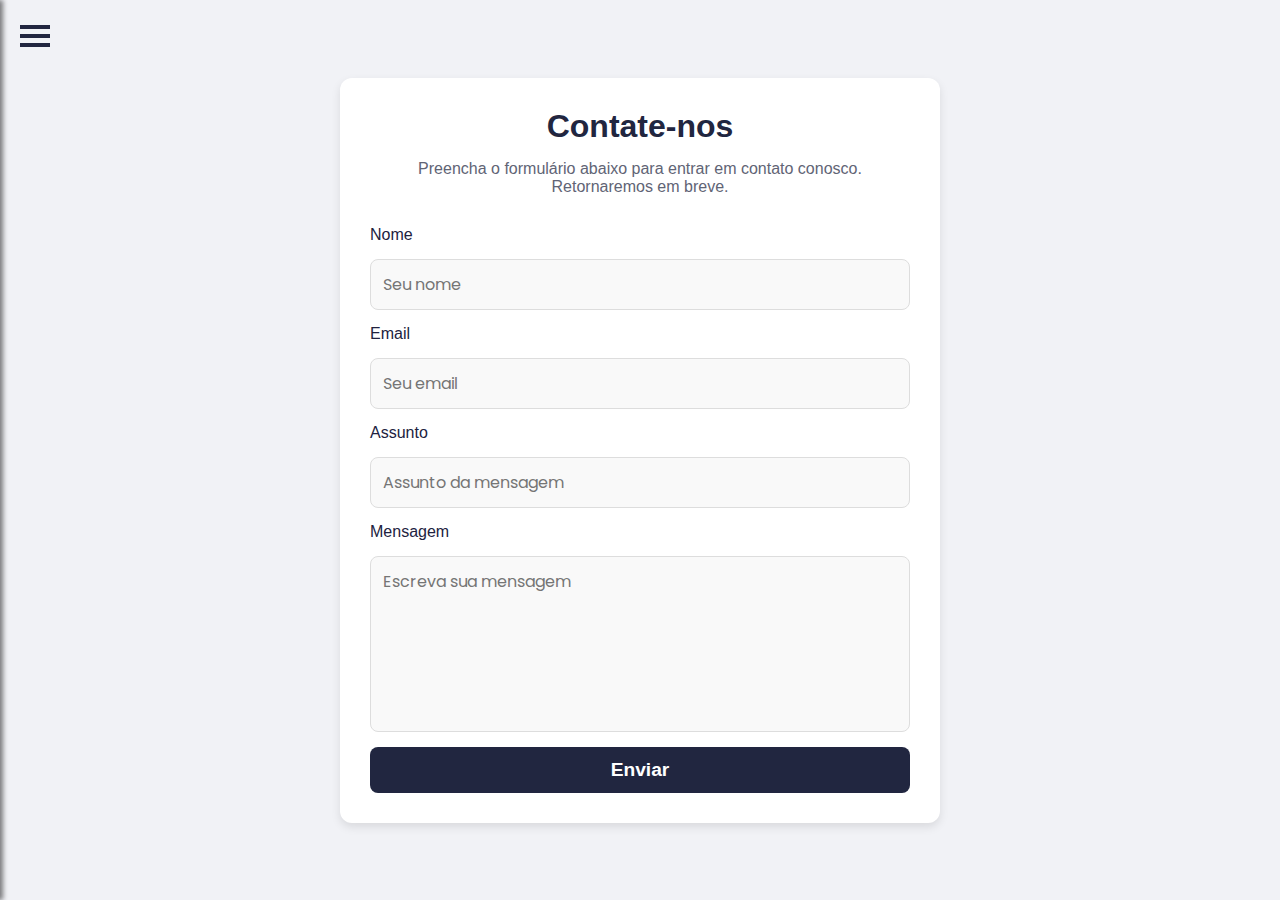
<file: contact.html>
<!DOCTYPE html>
<html lang="pt-BR">
  <head>
    <meta charset="UTF-8" />
    <meta name="viewport" content="width=device-width, initial-scale=1.0" />
    <title>Contate-nos</title>
    <link rel="stylesheet" href="./assets/css/contact.css" />
    <link rel="stylesheet" href="assets/css/hamburguer.css" />
    <link rel="icon" href="assets/img/iconfav.png" type="image/x-icon" />
  </head>
  <body>
    <!-- Botão Sanduíche -->
    <button class="hamburger" onclick="toggleSidebar()">
      <span></span>
      <span></span>
      <span></span>
    </button>

    <!-- Menu Lateral -->
    <div id="sidebar">
      <h2>Menu</h2>
      <ul>
        <li><a href="index.html">Home</a></li>
        <li><a href="oilInfo.html">Tabelas</a></li>
        <li><a href="contact.html">Contato</a></li>
      </ul>
      <div class="credits">
        <p>&copy; 2024 OilTrack</p>
        <p>Desenvolvido por Eduardo, Enrik, Guilherme e Victor</p>
      </div>
    </div>

    <div class="contact-container">
      <h1>Contate-nos</h1>
      <p>
        Preencha o formulário abaixo para entrar em contato conosco.
        Retornaremos em breve.
      </p>

      <form class="contact-form">
        <label for="name">Nome</label>
        <input
          type="text"
          id="name"
          name="name"
          placeholder="Seu nome"
          required
        />

        <label for="email">Email</label>
        <input
          type="email"
          id="email"
          name="email"
          placeholder="Seu email"
          required
        />

        <label for="subject">Assunto</label>
        <input
          type="text"
          id="subject"
          name="subject"
          placeholder="Assunto da mensagem"
          required
        />

        <label for="message">Mensagem</label>
        <textarea
          id="message"
          name="message"
          rows="6"
          placeholder="Escreva sua mensagem"
          required
        ></textarea>

        <button type="submit">Enviar</button>
      </form>
    </div>
  </body>
  <script>
    // Função para alternar a visibilidade do menu lateral
    function toggleSidebar() {
      const sidebar = document.getElementById("sidebar");
      const hamburger = document.querySelector(".hamburger");
      sidebar.classList.toggle("active");
      hamburger.classList.toggle("active");
    }
  </script>
</html>
</file>
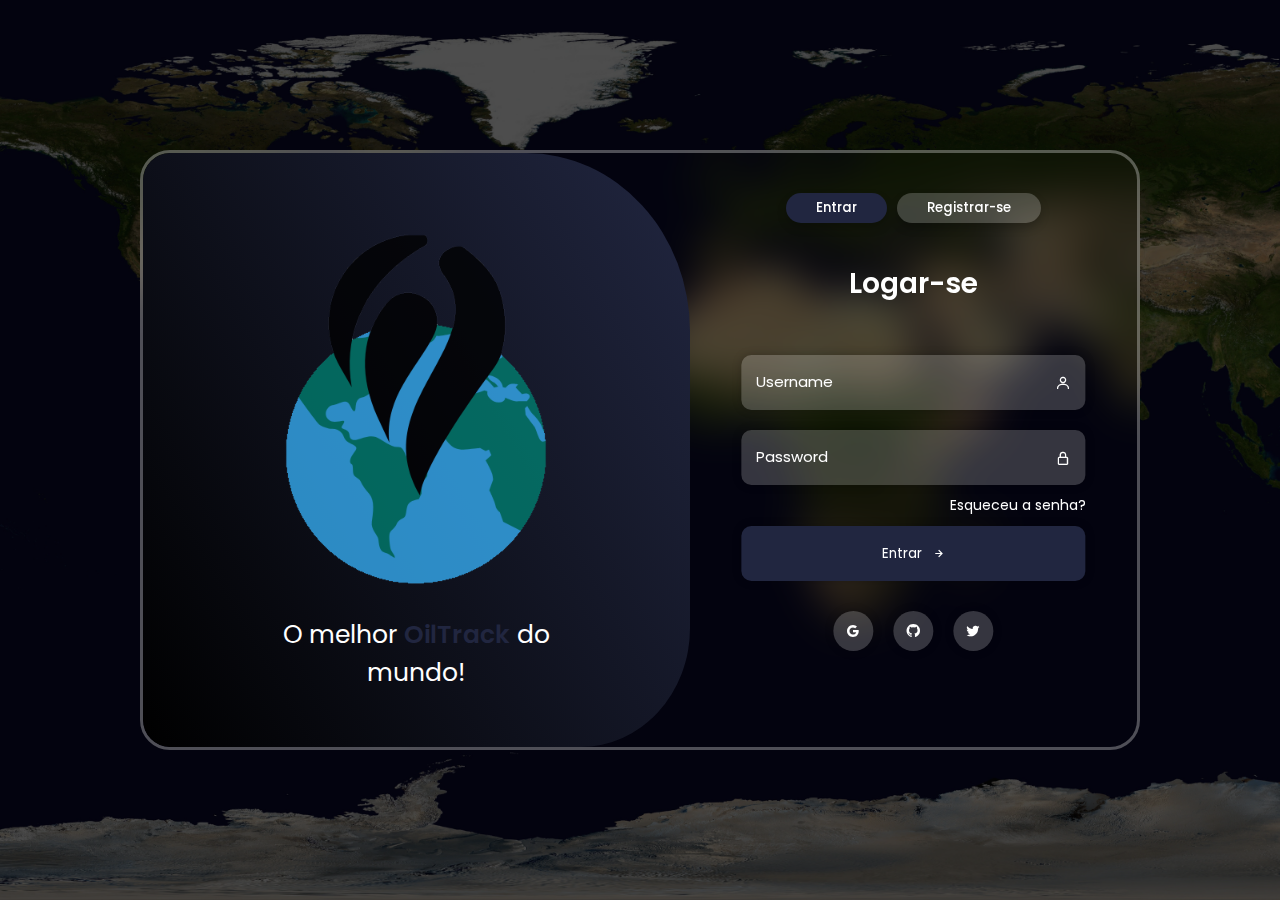
<file: login.html>
<!DOCTYPE html>
<html lang="en">
<head>
  <meta charset="UTF-8">
  <meta name="viewport" content="width=device-width, initial-scale=1.0">
  <title>Login</title>
  <link rel="stylesheet" href="assets/css/login.css" />
  <link rel="stylesheet" href="https://unpkg.com/boxicons@2.1.4/css/boxicons.min.css">
  <link rel="icon" href="assets/img/iconfav.png" type="image/x-icon">
</head>
<body>
  <div class="form-container">
    <div class="col col-1">
      <div class="image-layer"> 
        <img src="assets/img/icon.png" class="form-image-main" />
      </div>
      <p class="featured-words">O melhor <span>OilTrack</span> do mundo!</p>
    </div>
    <div class="col col-2">
      <div class="btn-box">
          <button class="btn btn-1" id="login">Entrar</button>
          <button class="btn btn-2" id="register">Registrar-se</button>
      </div>
        <!---- Login --->
        <div class="login-form">
          <div class="form-title">
            <span>Logar-se</span>
          </div>
          <div class="form-inputs">
            <div class="input-box">
              <input type="text" class="input-field" placeholder="Username" required>
              <i class="bx bx-user icon"></i>
            </div>
            <div class="input-box">
              <input type="password" class="input-field" placeholder="Password" required>
              <i class="bx bx-lock-alt icon"></i>
            </div>
            <div class="forgot-pass">
              <a href="#">Esqueceu a senha?</a>
            </div>
            <div class="input-box">
              <button class="input-submit">
                <span>Entrar</span>
                <i class="bx bx-right-arrow-alt"></i>
              </button>
            </div>
          </div>
          <div class="social-login">
            <i class="bx bxl-google"></i>
            <i class="bx bxl-github"></i>
            <i class="bx bxl-twitter"></i>
          </div>
        </div>

        <!---- Registro --->
        <div class="register-form">
          <div class="form-title">
            <span>Registrar-se</span>
          </div>
          <div class="form-inputs">
            <div class="input-box">
              <input type="text" class="input-field" placeholder="Email" required>
              <i class="bx bx-envelope icon"></i>
            </div>
            <div class="input-box">
              <input type="text" class="input-field" placeholder="Username" required>
              <i class="bx bx-user icon"></i>
            </div>
            <div class="input-box">
              <input type="password" class="input-field" placeholder="Password" required>
              <i class="bx bx-lock-alt icon"></i>
            </div>
            <div class="forgot-pass">
              <a href="#">Esqueceu a senha?</a>
            </div>
            <div class="input-box">
              <button class="input-submit">
                <span>Entrar</span>
                <i class="bx bx-right-arrow-alt"></i>
              </button>
            </div>
          </div>
          <div class="social-login">
            <i class="bx bxl-google"></i>
            <i class="bx bxl-github"></i>
            <i class="bx bxl-twitter"></i>
          </div>
        </div>
      </div>
    
    </div>
  </div>
  <script src="assets/js/login.js"></script>
  <script>
    const loginButton = document.querySelector('.login-form .input-submit');

    loginButton.addEventListener('click', function (event) {
      event.preventDefault(); 
      window.location.href = 'index.html'; 
    });
  </script>
</body>
</html>
</file>
<file: assets/css/contact.css>
@import url('https://fonts.googleapis.com/css?family=Poppins:300,400,500,700');

* {
    box-sizing: border-box;
    margin: 0;
    padding: 0;
}

body {
    font-family: 'Poppins', sans-serif;
    background-color: #f1f2f6;
    color: #212240;
    display: flex;
    align-items: center;
    justify-content: center;
    min-height: 100vh;
}

.contact-container {
    width: 100%;
    max-width: 600px;
    padding: 30px;
    background-color: #ffffff;
    box-shadow: 0 4px 10px rgba(0, 0, 0, 0.1);
    border-radius: 12px;
    text-align: center;
}

.contact-container h1 {
    font-size: 2rem;
    color: #212640;
    margin-bottom: 15px;
}

.contact-container p {
    font-size: 1rem;
    color: #616475;
    margin-bottom: 30px;
}

.contact-form {
    display: flex;
    flex-direction: column;
    gap: 15px;
}

.contact-form label {
    font-size: 1rem;
    font-weight: 500;
    color: #212240;
    text-align: left;
}

.contact-form input,
.contact-form textarea {
    width: 100%;
    padding: 12px;
    border-radius: 8px;
    border: 1px solid #ddd;
    font-size: 1rem;
    font-family: 'Poppins', sans-serif;
    color: #212240;
    background-color: #f9f9f9;
    transition: border-color 0.3s ease;
    resize: none;
}

.contact-form input:focus,
.contact-form textarea:focus {
    border-color: #43456e;
    outline: none;

}

.contact-form button {
    padding: 12px;
    border: none;
    border-radius: 8px;
    font-size: 1.2rem;
    font-weight: 600;
    color: #fff;
    background-color: #212640;
    cursor: pointer;
    transition: background-color 0.3s ease;
}

.contact-form button:hover {
    background-color: #3a3b6a;
}

/* Responsividade */
@media (max-width: 480px) {
    .contact-container {
        padding: 20px;
    }

    .contact-form input,
    .contact-form textarea {
        font-size: 0.9rem;
    }

    .contact-form button {
        font-size: 1rem;
    }
}
</file>
<file: assets/css/login.css>
@import url('https://fonts.googleapis.com/css?family=Poppins:300,400,500,700');

* {
    margin: 0;
    padding: 0;
    box-sizing: border-box;
    font-family: 'Poppins', sans-serif;
}

body {
  background: url("../img/background.png");
  background-position: center;
  background-size: cover;
  background-attachment: fixed;
  background-repeat: no-repeat;

  display: flex;
  align-items: center;
  justify-content: center;
  min-height: 100vh;
  padding: 0 20px;
}

.form-container {
  display: flex;
  width: 1000px;
  height: 600px;
  border: 3px solid rgba(255,255,255,0.3);
  border-radius: 30px;
  backdrop-filter: blur(20px);
  overflow: hidden;
}

.col-1 {
  display: flex;
  align-items: center;
  justify-content: center;
  flex-direction: column;
  width: 55%;
  /*background: rgba(255,255,255,0.3);*/
  background: center;
  background-repeat: no-repeat;
  background-size: cover;
  background: linear-gradient(60deg, rgba(0,0,0,1) 0%, rgba(33,38,64,1) 100%);
  backdrop-filter: blur(30px);
  border-radius: 0 30% 20% 0;
  transition: border-radius .3s;
}

.image-layer {
  opacity: 75%;
  position: relative;

}

.form-image-main {
  width: 400px;
  animation: scale-up 3s ease-in-out infinite;
}

.form-image {
  position: absolute;
  left: 0;
  width: 400px;
}


.main-image {
  animation: scale-up 3s ease-in-out alternate infinite;
}

@keyframes scale-up{
  0%{
    transform: scale(1);
  }
  50%{
    transform: scale(1.05);
  }
  100%{
    transform: scale(1);
  }
}

.featured-words {
  text-align: center;
  color: #fff;
  width: 300px;
  font-size: 25px;
}

.featured-words span {
  font-weight: 600;
  color: #212640;
}

.col-2 {
  position: relative;
  width: 45%;
  padding: 20px;
  overflow: hidden;
}

.btn-box {
  display: flex;
  justify-content: center;
  gap: 10px;
  margin-top: 20px;
}

.btn {
  font-weight: 500;
  padding: 5px 30px;
  border: none;
  border-radius: 30px;
  background: rgba(255,255,255,0.2);
  color: #fff;
  box-shadow: 0 5px 10px rgba(0,0,0,0.2);
  cursor: pointer;
  transition: .2s;
}

.btn-1 {
  background: #212640;
}

.btn:hover {
  opacity: 0.85;
}

/* Login Form */

.login-form {
  position: absolute;
  left: 50%;
  transform: translateX(-50%);
  display: flex;
  flex-direction: column;
  align-items: center;
  width: 100%;
  padding: 0 4vw;
  transition: .3s;
}

/* Register Form */

.register-form {
  position: absolute;
  left: -50%;
  transform: translateX(-50%);
  display: flex;
  flex-direction: column;
  align-items: center;
  width: 100%;
  padding: 0 4vw;
  transition: .3s;
}

.register-form .form-title {
  margin-block: 40px 20px;
}

.form-title {
  margin:40px 0;
  color: #fff;
  font-size: 28px;
  font-weight: 600;
}

.form-inputs {
  width: 100%;
}

.input-box {
  position: relative;
}

.input-field {
  width: 100%;
  height: 55px;
  padding: 0 15px;
  margin: 10px 0;
  color: #fff;
  background: rgba(255,255,255,0.2);
  border: none;
  border-radius: 10px;
  outline: none;
  backdrop-filter: blur(20px);
  box-shadow: 0 0 10px rgba(0,0,0,0.2);
}

::placeholder {
  color:#fff;
  font-size: 15px;
}

.input-box .icon {
  position: absolute;
  top: 50%;
  right: 15px;
  transform: translateY(-50%);
  color: #fff;
}

.forgot-pass {
  display: flex;
  justify-content: right;
  gap: 5px;
}

.forgot-pass a{
  color: #fff;
  text-decoration: none;
  font-size: 14px;
}

.forgot-pass a:hover {
  text-decoration: underline;
}

.input-submit {
  display: flex;
  align-items: center;
  justify-content: center;
  gap: 10px;
  width: 100%;
  height: 55px;
  padding: 0 15px;
  margin: 10px 0;
  color: #fff;
  background: #212640;
  border: none;
  border-radius: 10px;
  box-shadow: 0 0 10px rgba(0,0,0,0.2);
  cursor: pointer;
  transition: .3s;
}

.input-submit:hover {
  gap: 15px;
}

.social-login {
  display: flex;
  gap: 20px;
  margin-top: 20px;
}

.social-login i{
  display: flex;
  align-items: center;
  justify-content: center;
  height: 40px;
  width: 40px;
  color: #fff;
  background: rgba(255,255,255,0.2);
  border-radius: 50%;
  cursor: pointer;
  box-shadow: 0 0 10px rgba(0,0,0,0.2);
  transition: .2s;
}

.social-login i:hover {
  transform: scale(0.9);
}

/* responsividade */

@media (max-width: 892px){
  .form-container {
    width: 400px;
  }
  .col-1 {
    display: none;
  }
  .col-2 {
    width: 100%;
  }
}
</file>
<file: assets/css/hamburguer.css>
@import url('https://fonts.googleapis.com/css?family=Poppins:300,400,500,700');
/* Reset básico */
* {
  margin: 0;
  padding: 0;
  box-sizing: border-box;
}

/* Corpo e altura total */
body,
html {
  width: 100%;
  height: 100%;
  font-family: "Open Sans", sans-serif; /* Definindo a fonte Open Sans */
}

/* Mapa ocupa toda a tela */
#map {
  width: 100vw;
  height: 100vh;
}

/* Menu lateral sobre o mapa */
#sidebar {
  width: 250px;
  height: 100vh;
  position: fixed;
  top: 0;
  left: -250px; /* Escondido fora da tela inicialmente */
  background: #212640;
  padding: 40px;
  transition: 0.3s ease;
  z-index: 1000;
  box-shadow: 3px 0 5px rgba(0, 0, 0, 0.5);
  display: flex;
  flex-direction: column;
  align-items: center; /* Centraliza horizontalmente */
  /*justify-content: center; /* Centraliza verticalmente */
}

/* Menu ativo */
#sidebar.active {
  left: 0;
}

/* Título do menu */
#sidebar h2 {
  color: rgba(255, 255, 255, 0.5); /* Cor do título do menu */
  margin-top: 0;
  margin-bottom: 30px;
  font-size: 28px; /* Tamanho maior para o título */
  font-weight: bold; /* Negrito para o título */
}

/* Links do menu */
#sidebar ul {
  list-style-type: none;
  padding: 0;
  width: 100%; /* Para que os links ocupem a largura total */
}

#sidebar ul li {
  margin: 30px 0;
  text-align: center; /* Centraliza o texto dos links */
  overflow: visible; /* Garante que o link tenha espaço para crescer */
}

#sidebar ul li a {
  color: #dad7cd; /* Cor dos links */
  text-decoration: none;
  font-size: 20px; /* Tamanho maior para os links */
  transition: color 0.3s, transform 0.3s;
  font-weight: bold; /* Negrito para os links */
  background-color: rgba(255, 255, 255, 0.2);
  padding: 10px;
  border-radius: 10px;
  display: inline-block;
}

#sidebar ul li a:hover {
  color: #181d31; /* Cor dos links ao passar o mouse */
  transform: scale(1.2);
}

/* Botão sanduíche */
.hamburger {
  position: absolute;
  top: 20px;
  left: 20px;
  font-size: 30px;
  background: none;
  border: none;
  color: #212640; /* Cor do botão */
  cursor: pointer;
  z-index: 1100;
  outline: none;
  transition: left 0.3s ease;
}

/* Itens de barra do botão */
.hamburger span {
  display: block;
  width: 30px;
  height: 4px;
  background-color: #212640; /* Cor das barras do botão */
  margin: 5px 0;
  transition: 0.4s;
}

/* Alternância do botão para "X" */
.hamburger.active {
  left: 270px; /* Empurrado para a direita quando o menu está aberto */
}

.hamburger.active span:nth-child(1) {
  transform: rotate(45deg) translate(5px, 5px);
}

.hamburger.active span:nth-child(2) {
  opacity: 0;
}

.hamburger.active span:nth-child(3) {
  transform: rotate(-45deg) translate(5px, -5px);
}

/* Estilo do título de créditos */
#sidebar h3 {
  color: rgba(255, 255, 255, 0.6);
  font-size: 18px;
  margin-top: 50px;
  margin-bottom: 10px;
  font-weight: bold;
  text-align: center;
}

/* Estilo dos nomes de créditos */
#sidebar ul.credits {
  list-style-type: none;
  padding: 0;
  margin: 0;
  width: 100%;
  text-align: center;
}

#sidebar ul.credits li {
  color: rgba(255, 255, 255, 0.8); /* Cor dos nomes */
  font-size: 16px;
  margin: 5px 0;
  font-weight: 500;
}

.credits {
  font-size: 12px;
  color: #ccc;
  text-align: center;
  border-top: 1px solid #444;
  padding-top: 15px;
  margin-top: auto; /* Ensures credits are at the bottom */
}

#search-container {
  
  top: 10px;
  left: 10px;
  z-index: 1000;
  background-color: white;
  padding: 10px;
  border-radius: 5px;
  box-shadow: 0 2px 5px rgba(0, 0, 0, 0.3);
}

#search-input {
  width: 200px;
  padding: 5px;
  border: 1px solid #ccc;
  border-radius: 4px;
}
</file>
